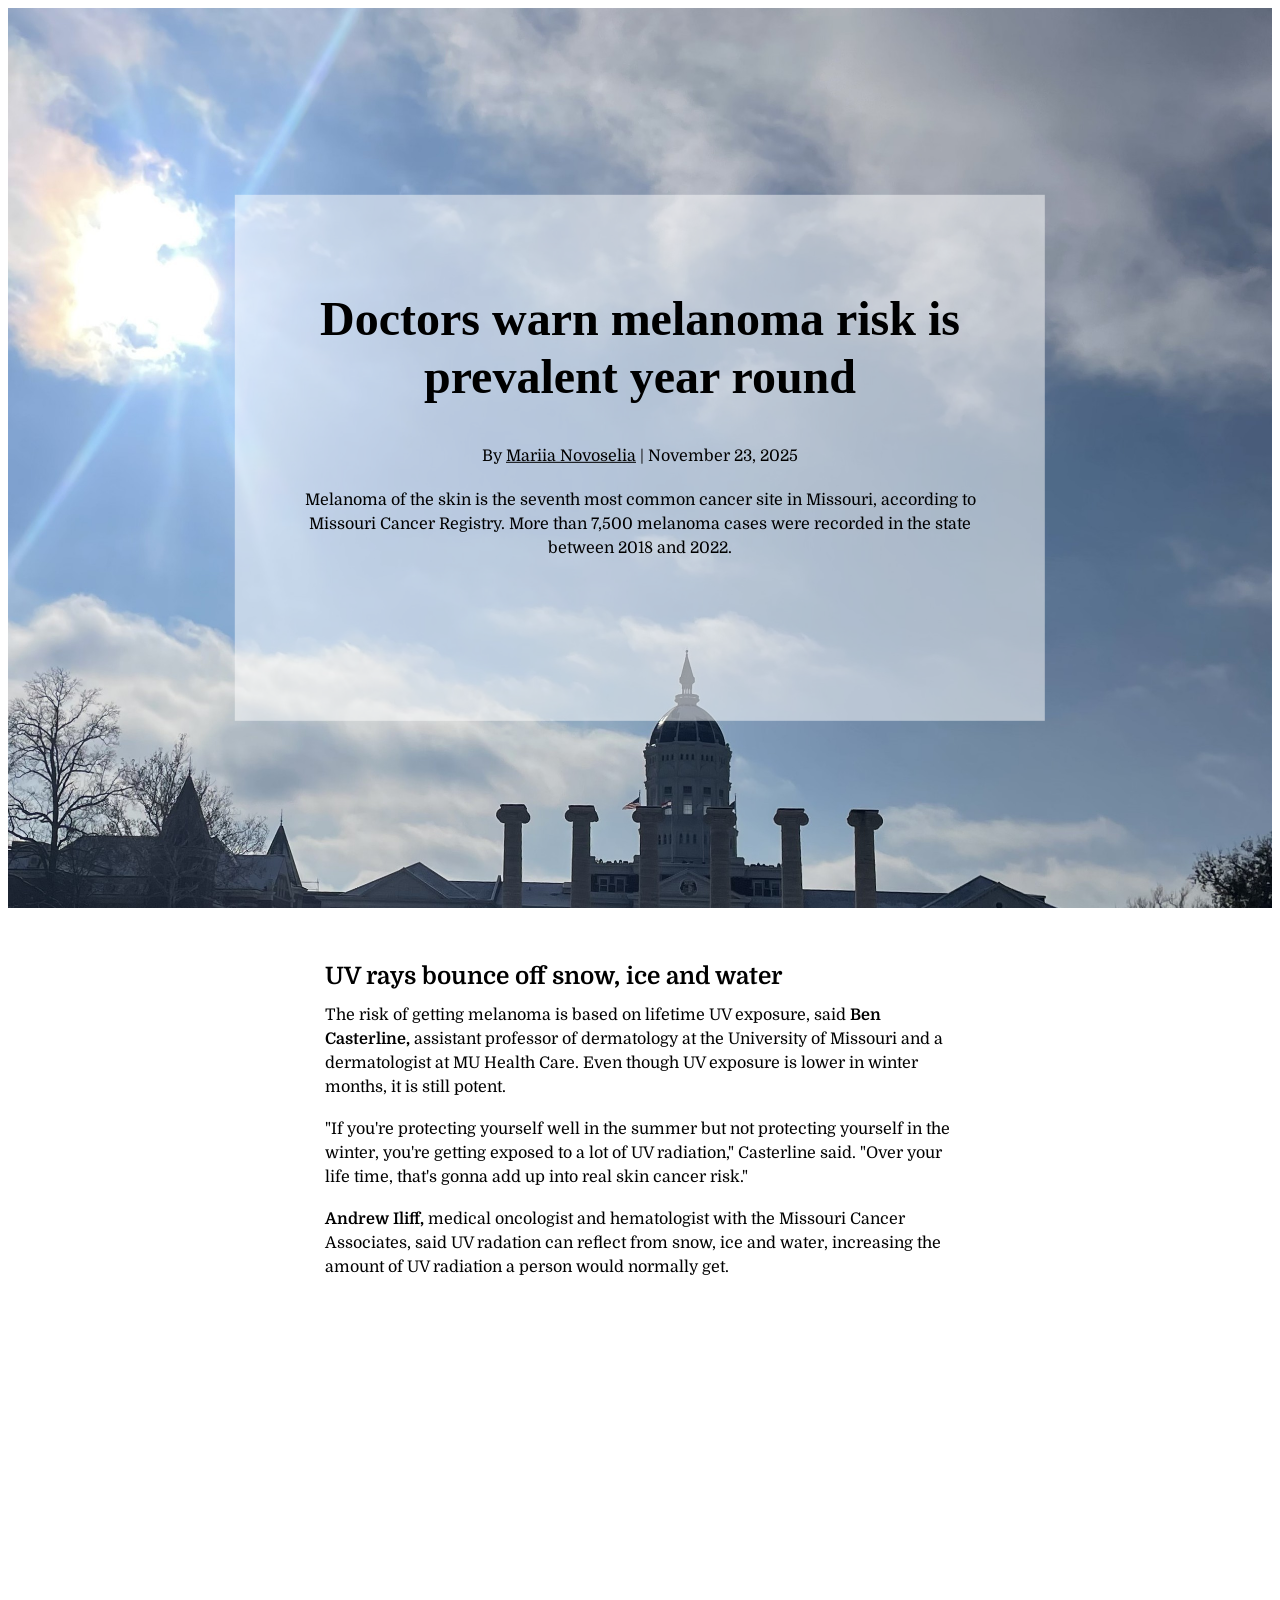
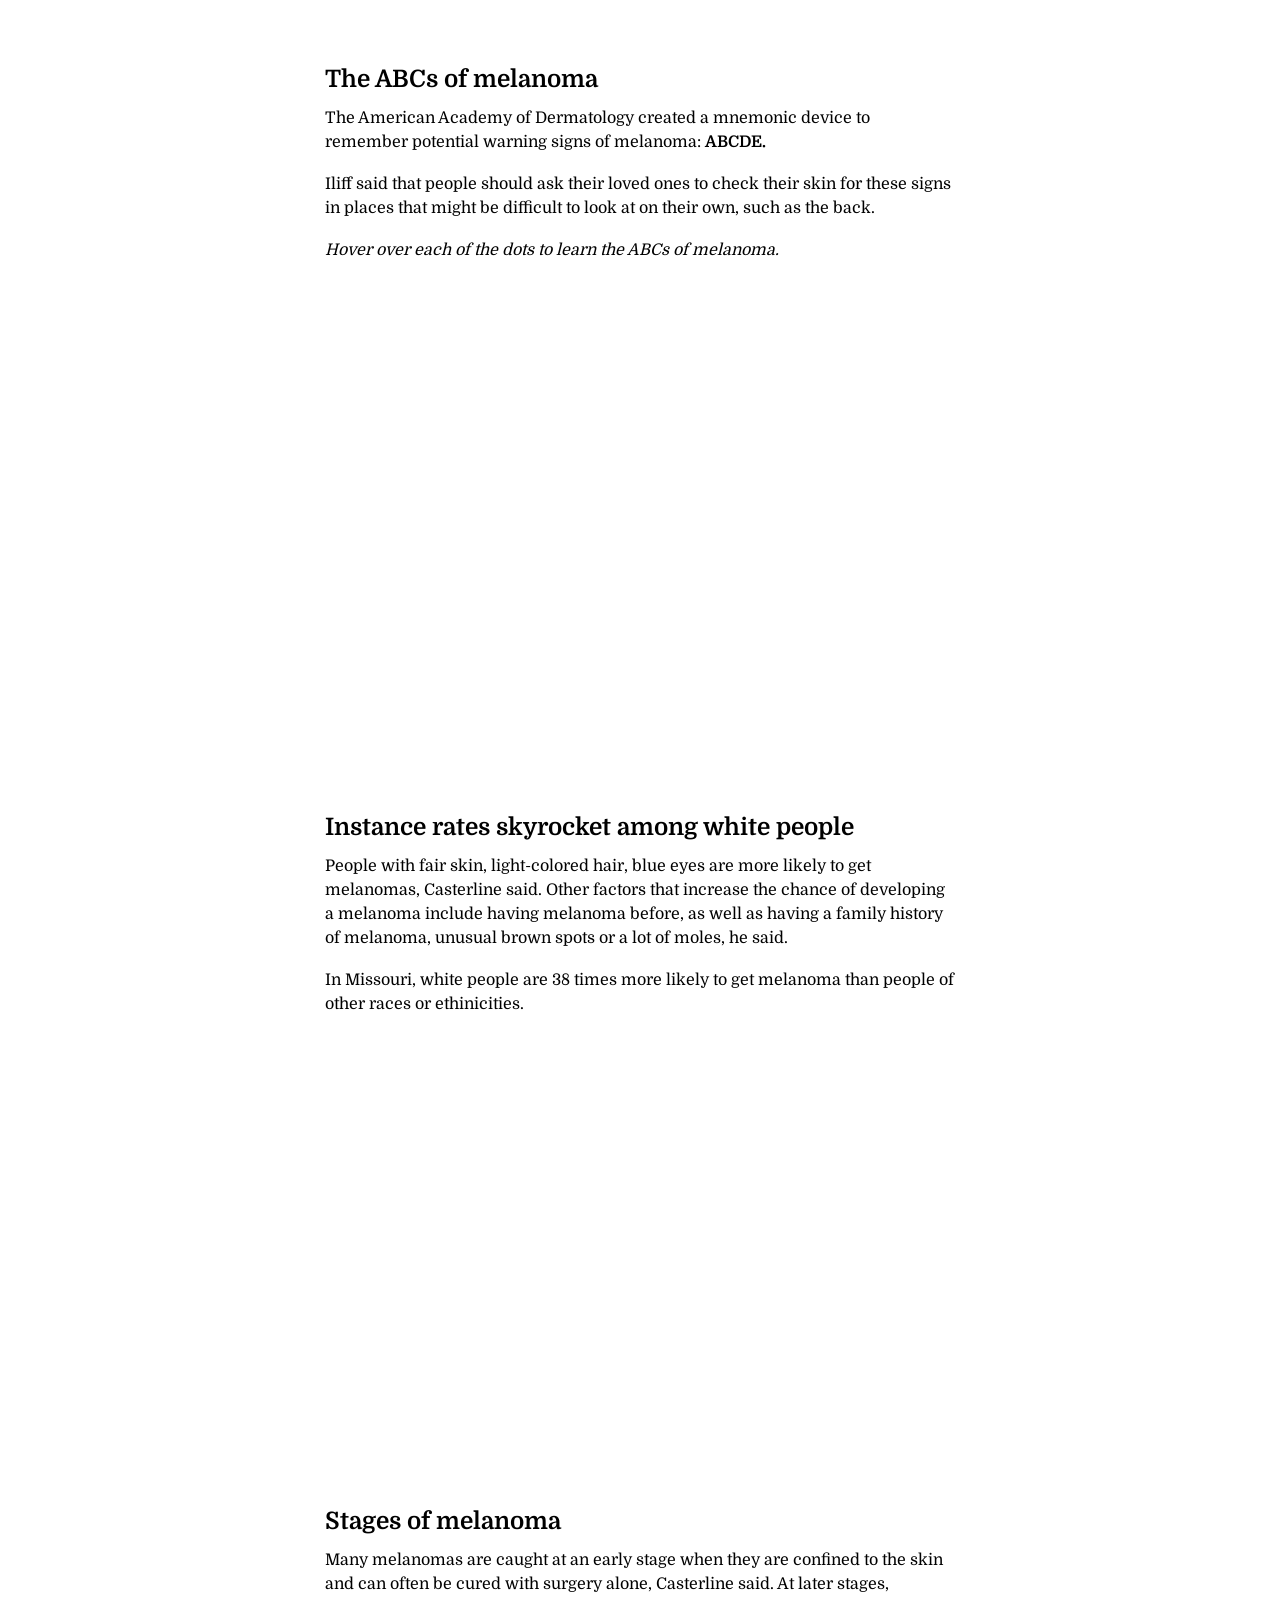
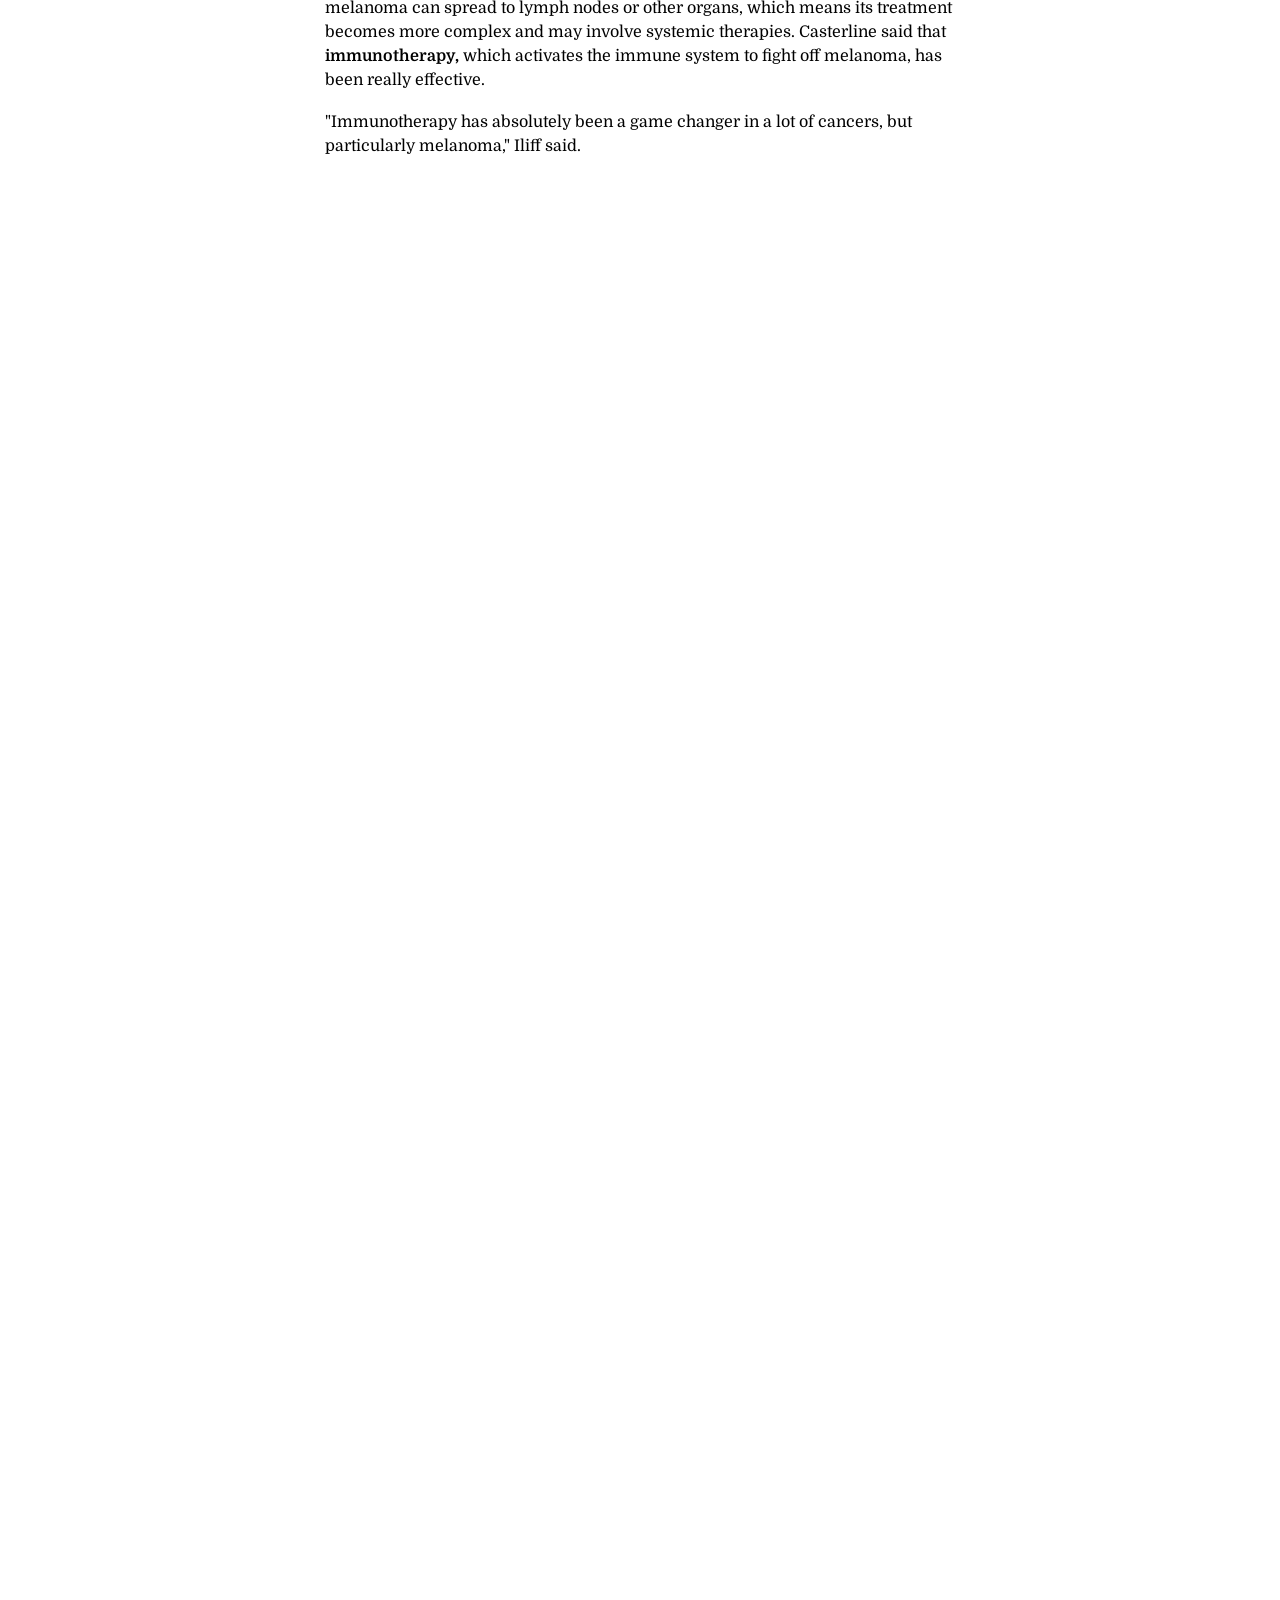
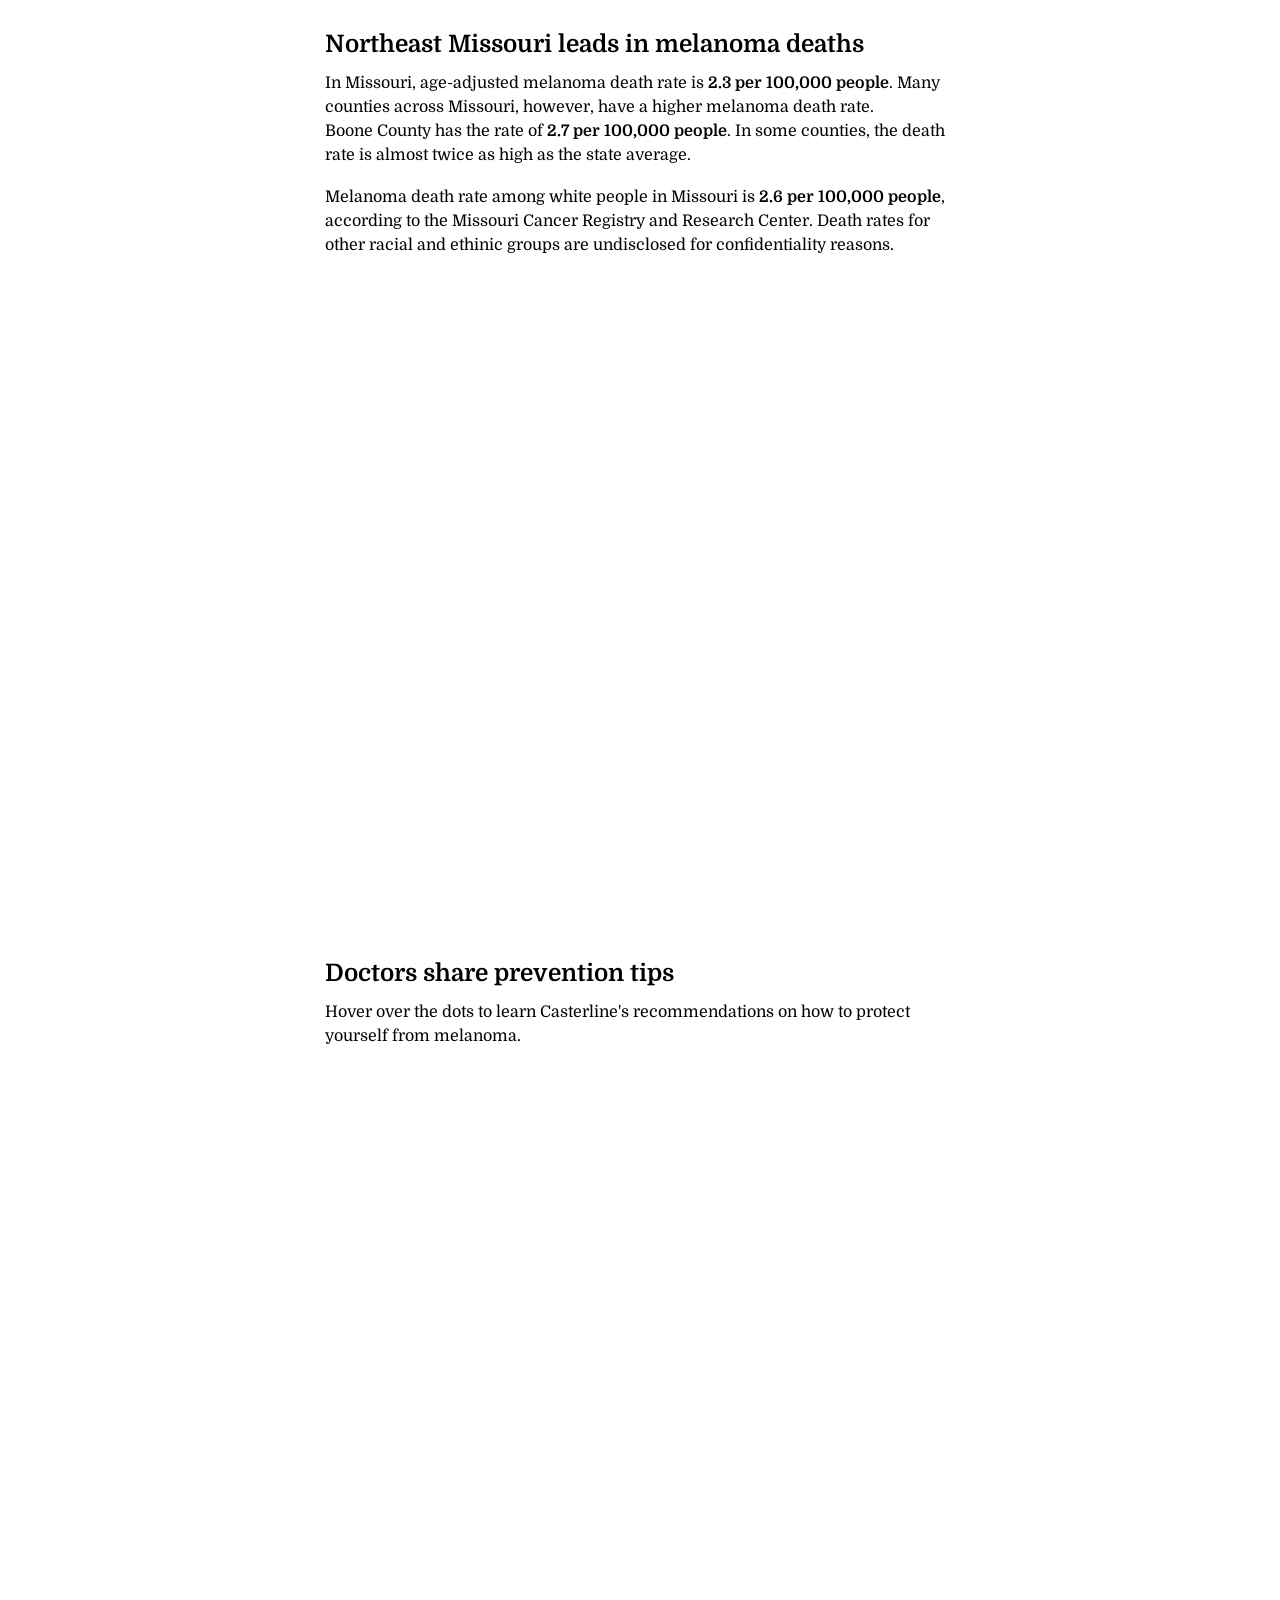
<file: melanoma.html>
<!DOCTYPE html PUBLIC "-//W3C//DTD XHTML 1.0 Strict//EN" "http://www.w3.org/TR/xhtml1/DTD/xhtml1-strict.dtd">
<html xmlns="http://www.w3.org/1999/xhtml">

<head>
		<title>Missourian Infographics</title>
		<meta http-equiv="Content-Type" content="text/html;charset=utf-8" / >
		<meta content="width=device-width, initial-scale=1" name="viewport" />

		<!-- THESE ARE THE CSS FILES I ADDED -->
		<link rel="stylesheet" href="https://fonts.googleapis.com/css?family=Domine:400,700"/>

        <!-- THESE ARE THE JAVASCRIPT FILES I ADDED -->

		<script type="text/javascript" src="https://www.columbiamissourian.com/app/projects/Project_files/js/jquery-1.9.1.js"></script>
		<script type="text/javascript" src="https://www.columbiamissourian.com/app/projects/Project_files/js/jquery-ui-1.10.2.custom.js"></script>
		<script type="text/javascript" src="https://www.columbiamissourian.com/app/projects/Project_files/js/jquery.ui.tooltip.js"></script>
		<script type="text/javascript" src="https://www.columbiamissourian.com/app/projects/Project_files/js/jquery.cycle.all.js"></script>


		<!-- THE CSS STYLES START HERE -->
		<style>
			/*! jQuery UI - v1.10.2 - 2013-03-17
			* http://jqueryui.com
			* Includes: jquery.ui.core.css, jquery.ui.resizable.css, jquery.ui.selectable.css, jquery.ui.accordion.css, jquery.ui.autocomplete.css, jquery.ui.button.css, jquery.ui.datepicker.css, jquery.ui.dialog.css, jquery.ui.menu.css, jquery.ui.progressbar.css, jquery.ui.slider.css, jquery.ui.spinner.css, jquery.ui.tabs.css, jquery.ui.tooltip.css
			* Copyright 2013 jQuery Foundation and other contributors Licensed MIT */

			h1 {
				font-size: 3em;
			    line-height: 1.2em;
			}

			p.body, a {
				color: black;
			    font-size: 16px;
			    line-height: 27px;
			    margin-bottom: 24px;
			}

			.domine, h3 {
				 font-family:  'Domine', serif;
			}

			.base {
				background-attachment: fixed;
				height: 400px;
				background-position: center;
				background-repeat: no-repeat;
				background-size: cover;


			}

			.clear {clear: both;}

						/* INTRO SECTION */

			.coveropener {
				position: relative;
				background-repeat: no-repeat;
  				background-position: center;
				background-size: cover;
  				height: 100vh;

			}

			.centered {
				  margin: 0;
				  position: absolute;
				  top: 50%;
				  left: 50%;
				  -ms-transform: translate(-50%, -50%);
				  transform: translate(-50%, -50%);
				max-width: 684px;
				max-height: 400px;
				width: 90%;
				height: 90%;
			    text-align: center;
			    font-family: inerit;
			    line-height: 1.5em;
			    padding: 5%;

			}

			.move {
			  opacity: 0;
			  transform: translate(0, 10vh);
			  transition: all 3s;
			}

			.move.visible {
			  opacity: 1;
			  transform: translate(0, 0);
			}


			.start.fade-in {
			animation: fadeIn ease 2s;
			-webkit-animation: fadeIn ease 2s;
			-moz-animation: fadeIn ease 2s;
			-o-animation: fadeIn ease 2s;
			-ms-animation: fadeIn ease 2s;
			}
			@keyframes fadeIn {
			0% {opacity:0;}
			100% {opacity:1;}
			}

			@-moz-keyframes fadeIn {
			0% {opacity:0;}
			100% {opacity:1;}
			}

			@-webkit-keyframes fadeIn {
			0% {opacity:0;}
			100% {opacity:1;}
			}

			@-o-keyframes fadeIn {
			0% {opacity:0;}
			100% {opacity:1;}
			}

			@-ms-keyframes fadeIn {
			0% {opacity:0;}
			100% {opacity:1;}
			}

			.start.fade-out {
			animation: fadeOut ease 3s forwards;
			-webkit-animation: fadeOut ease 3s forwards;
			-moz-animation: fadeOut ease 3s forwards;
			-o-animation: fadeOut ease 3s forwards;
			-ms-animation: fadeOut ease 3s forwards;
			}
			@keyframes fadeOut {
			0% {opacity:1;}
			100% {opacity:0;}

			}

			@-moz-keyframes fadeOut {
			0% {opacity:1;}
			100% {opacity:0;}
			}

			@-webkit-keyframes fadeOut {
			0% {opacity:1;}
			100% {opacity:0;}
			}

			@-o-keyframes fadeOut {
			0% {opacity:1;}
			100% {opacity:0;}
			}

			@-ms-keyframes fadeOut {
			0% {opacity:1;}
			100% {opacity:0;}
			}


			/* ALL ABOUT THE GRAPHIC DIV */

			.graphic{
				width: 100%;
			    max-width: 630px;
			    height: auto;
			    margin: 0 auto 0 auto ;
			}
			.graphicmedium{
			    max-width: 960px;
			    width: 100%;
			    height: auto;
			    margin: 0 auto 0 auto ;
			}
			.graphicwide{
			    max-width: 1200px;
			    width: 100%;
			    height: auto;
			    margin: 0 auto 0 auto ;
			}


			.graphic h4, .graphicwide h4, .graphicmedium h4  {
			    padding: 0;
			    margin: 50px 0 4px 0;
			    font-family:  'Domine', serif;
			    font-weight: bold;
			    font-size: 1.5em;
			    line-height: 1.5em;
			    z-index: 2000;
			    }

			.graphic p, p {
			    width: 100%;
			    padding: 5px 0;
			    margin: 0 0 8px 0;
			    font-family:  'Domine', serif;
			    font-size: 1em;
			    line-height: 1.5em;
			    z-index: 2000;

			    }

			.graphic img, .graphicmedium img, .graphicwide img{
			    width: 100%;
			    height: auto;
			    z-index: 1000;
			    }

			.graphic div{
			    /*width: 100%;*/
			    height: auto;
			    z-index: 1000;
			}


			/* 1-2-3 PANEL STYLES */

			.tab-nav a {
			    background: none repeat scroll 0 0 white;
			    border: 1px solid black;
			    color: black;
			    display: inline-block;
			    font-size: 12px;
			    font-weight: bold;
			    margin: 0 4px 0 0;
			    border-radius: 100%;
			    padding: 4px 4px;
			    width: 14px;
			    text-align: center;
			    text-decoration: none;
			    font-family: sans-serif;
			    line-height: 14px;
			}

			#next_panel {
				width: 70px;
				border-radius: 15px;
			}

			.tab-nav a.activeSlide {
			    background: none repeat scroll 0 0 white;
			    color: black;
			}

			.tab-nav {
			    width: auto !important;
			    float: left;
			    margin: 10px 10px 0 0;
			    height: 44px;
			}

			.tab-wrapper {
			    margin: 0 auto -1px auto;
			    height: 20px;
			}

			#panel_graphic {
			    margin: 10px 0 0 0;
			    position: relative;
			    width: 100% !important;
			}



			.panel {
			    position: relative;
			    display: block;
			    left: 0;
			    opacity: 1;
			    padding: 10px;
			    z-index: 4;
			    background-color: white;
					width: 100%;
			}

			.title{
				font-family: 'Open Sans', sans-serif;
				font-size: 1em;
				width: 450px;
				margin-left: 40px;
			}


			/* TABBED PANEL GRAPHIC */

			#slideshow-wrapper {margin: 20px 0 10px 0; color: black;}
			#slideshow-nav  {height: auto;float: left;z-index: 1000;}
			#slideshow-nav li {
			    border: 1px solid #999999;
			    border-bottom: 1px solid white;
			    border-radius: 10px 10px 0 0;
			    padding: 10px 10px 5px 10px;
			    display: block;
			    float: left;
			    zoom: 1;
			    filter: alpha(opacity=50);
			    opacity: 0.5;
			    margin: 0 0 0 5px;
			    width: 15%;
			    font-family: arial, sans-serif;
			    font-size: 12px;
			    line-height: 14px;
			    text-align: center;
			    height: auto;
			    vertical-align: top;
			    background-color: none;
					color: black;
			}

			#slideshow-nav li img {width: 100%;}
			.nav-container {z-index: 2000;}
			#slideshow-nav li.first {margin-left: 6px;}
			#slideshow-nav li:hover {zoom: 1;filter: alpha(opacity=100);opacity: 1; background-color: white;}
			#slideshow-nav li.activeSlide  {filter:alpha(opacity=100);opacity:1; background-color: white;font-weight: bold;border-bottom:2px solid white;z-index: 1000;}
			#slidescontainer {position: relative;overflow: hidden;}
			#slideshow {position: relative;width: 100% !important;}
			.slide {width: 100% !important; position: absolute;text-align: left;padding: 10px 20px 0 20px; display: none;background-color: white;z-index: 1;}

			.horiz-line1 {margin-top: -1px;border-top: 1px solid #999999;z-index:100;}
			#prev-btn, #next-btn {display: inline;float: left;margin-top: 10px;padding: 0px 0px 0 10px;width: 31px;text-align: left;vertical-align: middle;z-index: 20;}
			#next-btn {text-align: right;}
			#arrowfull {zoom: 1;filter: alpha(opacity=100);opacity: 1;}
			#arrowfaint {zoom: 1;filter: alpha(opacity=20);opacity: 0.4;}

			/* TABBED PANEL WITH IMAGES */

			#slideshow-wrapper2 {margin: 20px 0 10px 0; color: black;}
			#slideshow-nav2  {height: auto;float: left;z-index: 1000;}
			#slideshow-nav2 li {
			    border: 1px solid #999999;
			    border-bottom: 1px solid white;
			    border-radius: 10px 10px 0 0;
			    padding: 10px 10px 5px 10px;
			    display: block;
			    float: left;
			    zoom: 1;
			    filter: alpha(opacity=50);
			    opacity: 0.5;
			    margin: 0 0 0 5px;
			    width: 15%;
			    font-family: arial, sans-serif;
			    font-size: 12px;
			    line-height: 14px;
			    text-align: center;
			    height: auto;
			    vertical-align: top;
			    background-color: white;
			    color: black;
			}

			#slideshow-nav2 li img {width: 100%; color: white; padding-top: 10px;}
			.nav-container2 {z-index: 2000;}
			#slideshow-nav2 li.first {margin-left: 6px;}
			#slideshow-nav2 li:hover {zoom: 1;filter: alpha(opacity=100);opacity: 1; background-color: white;}
			#slideshow-nav2 li.activeSlide  {filter:alpha(opacity=100);opacity:1; background-color: white;font-weight: bold;border-bottom:2px solid white ;z-index: 1000;}
			#slidescontainer2 {position: relative; overflow: hidden;}
			#slidewithimages { position: relative; width: 100% !important;}
			.slidewithimage {position: absolute;text-align: left;padding: 0 20px; display: none;background-color: white;z-index: 1;}

			.horiz-line1 {margin-top: -1px;border-top: 1px solid #999999;z-index:100;}
			#prev-btn, #next-btn {display: inline;float: left;margin-top: 10px;padding: 0px 0px 0 10px;width: 31px;text-align: left;vertical-align: middle;z-index: 20;}
			#next-btn {text-align: right;}
			#arrowfull {zoom: 1;filter: alpha(opacity=100);opacity: 1;}
			#arrowfaint {zoom: 1;filter: alpha(opacity=20);opacity: 0.4;}

			/* NUMBERED DOTS */

				.dots{
				    position: relative;
				}

				.dot {
				    background-color: #DF7527;
				    color: white;
				    text-align: center;
				    vertical-align: middle;
				    padding: 0;
				    line-height: 20px;
				    font-family: sans-serif;
				    font-size: 14px;
				    width: 20px !important;
				    height: 20px !important;
				    border-radius: 20px;
				    border: 1px solid #ffffff;
				    box-shadow: 1px 1px 1px #000000;
				    cursor: pointer;
				    z-index: 999;
				}

				.dots #parent {
				  position: absolute;
				  width: auto;
				}

				#parent a {
					text-decoration: none;
				}

				#popup {
					position: absolute;
					background-origin: bottom left;
					left: -75px;
					bottom: 45px;

				  border: solid 1px #666666;
				  background-color: white;
				  box-shadow: 1px 2px 4px rgba(0, 0, 0, .5);
				  padding: 10px;
				  font-family: 'Open Sans', sans-serif;
				  font-size: 0.9em;
				  line-height: 1.2em;
				  width: 160px;
				  color: black;
				}

				#parent #popup::after {
				  content: "";
				  position: absolute;
				  top: 100%;
				  left: 45%;
				  margin-left: -5px;
				  border-width: 10px;
				  border-style: solid;
				  border-color: black transparent transparent transparent;
				}


				#popup div {
					width: 100%;
					margin: auto;
				}

				#parent #popup {
				  display: none;
				  min-width: 250px;
				}

				#parent:hover #popup {
				  display: block;
				}

				#parent:hover {
				  z-index: 5000;
				}

				/* RESPONSIVE STYLE BREAKPOINT REFERENCE
					big desktops: 1400px;
					most laptops: 1100px;
					iPad portrait: 768px;
					phones: 480px;
					smaller phones: 300px;*/

				@media screen and (max-width: 1400px){
					/*use these classes to switch out three levels of images with hard-to-read text*/
					.hide-desktop {display:block;}
					.hide-desktop {display:none;}
					.hide-tablet {display:none;}
				}

				@media screen and  (max-width: 1100px){
				}

				@media screen and  (max-width: 768px){
					.hide-desktop {display:none;}
					.hide-tablet {display:block;}
				}

				@media screen and  (max-width: 480px){
					.hide-desktop {display:none;}
					.hide-tablet {display:none;}
					.hide-mobile {display:block;}

					/*making fonts a bit smaller*/
					.graphic h4 {font-size:1.5em;}
					.graphic p {font-size:0.9em; line-height: 1.4em;}
					.graphic {width: 100%; max-width: 1200px;}
					.centered {max-height: none;}
				}

				@media screen and  (max-width: 300px){
					.graphic h4 {font-size:1.5em;}
					.graphic p {font-size:0.9em; line-height: 1.4em;}
					.graphic {width: 100%; max-width: 1200px;}
					.centered {max-height: none;}
				}
		</style>

</head>



<!-- ////////////////////////////////////////////////////////////////////////////////////////// -->
<!-- THE PAGE YOU SEE STARTS HERE!!!!!!!!!  -->
		<!-- OPTIONS-YOU DON'T HAVE TO DO THESE:
				1. If you want a fixed background image behind the whole graphic, add URL between parenthesis below.
				2. If you would prefer a white template, change the background color to white, and the color to black (that's the color of the text) / -->

<body id="site" class="base" style="background-image: url(); background-color: white; color: black;">


<!-- INTRO SECTION//////////////////////// -->
		<!-- OPTIONS:
				1. Add the link to your opening image between the parenthesis below. Do not do this AND a fixed background image behind the whole graphic. -->

				<div class="coveropener start fade-in" style="background-image: url(images/sky_edited.jpeg);">

		<!-- MANDATORY CHANGES:
				1. Fill in the headline (H1)
				2. Put your name in the XXXXsw
				3. Change the date
				4. Play with the opacity of the rectangle box by changing the decimal. 0 is completely transparent, 1 is completely black. You can also change the color by messing with the RGB values (0,0,0) -->
					<div class="centered" style="background-color: rgb(255, 255, 255, 0.5);">
						<h1>Doctors warn melanoma risk is prevalent year round</h1>
						<p>By <a href="https://www.columbiamissourian.com/users/profile/guest5cb20e496c6839e1d5389e5f/" target="_blank">Mariia Novoselia</a> | November 23, 2025</p>
						<p>Melanoma of the skin is the seventh most common cancer site in Missouri, according to Missouri
Cancer Registry. More than 7,500 melanoma cases were recorded in the state between 2018 and 2022.</p>
					</div>
				</div>

<!-- END OF INTRO SECTION ////////////////////// -->





<!-- BEGIN SINGLE LAYER - SIMPLE IMAGE -->
			

			<div class="graphic">
					<h4>UV rays bounce off snow, ice and water</h4>
					<p>The risk of getting melanoma is based on lifetime UV exposure, said <strong>Ben Casterline,</strong> 
						assistant professor of dermatology at the University of Missouri and a dermatologist 
						at MU Health Care. Even though UV exposure is lower in winter months, it is still potent.</p>
					<p>"If you're protecting yourself well in the summer but not protecting yourself in the winter, 
						you're getting exposed to a lot of UV radiation," Casterline said. "Over your life time, 
						that's gonna add up into real skin cancer risk."</p>
					<p><strong>Andrew Iliff,</strong> medical oncologist and hematologist with the Missouri Cancer Associates, said 
						UV radation can reflect from snow, ice and water, increasing the amount of UV radiation a person 
						would normally get.</p>
			</div>

			<div class="graphic move">

					<!-- Change image name below -->
					<img src="images/winter_sun.gif" alt="A gif showing sun rays hitting snow, ice and water and 
					reflecting onto a person, illustrating the importance of sun protection in wintertime.">


			</div>


<!-- END SINGLE LAYER - SIMPLE IMAGE -->

<!-- BEGIN SINGLE LAYER - SIMPLE IMAGE WITH TEXT BETWEEN IMAGES /-->

<div class="graphic">
	<h4>The ABCs of melanoma</h4>
	<p>The American Academy of Dermatology created a mnemonic device to remember potential warning signs of melanoma: <strong>ABCDE.</strong></p>
	<p>Iliff said that people should ask their loved ones to check their skin for these signs in places that might be difficult 
		to look at on their own, such as the back.</p>
	<p><em>Hover over each of the dots to learn the ABCs of melanoma.</em></p>
</div>

<div class="graphicmedium move">

					<div class="dots">

							<div id="parent" style="left: 45%; top: 20%;">
								<div class="dot" style="background-color: #000000;" title="" >A</div>
								<div id="popup" style="text-align: center;">
									<div style="padding-top: 2%">
									<img src="images/assymetry.jpg" alt="An illustration of a mole that is not symmetrical, which could be a sign of melanoma.">
									</div>
									<strong>Assymetry:</strong> If one half of a mole is unlike the other half.
								</div>
							</div>

							<div id="parent" style="left: 51%; top: 32%;">
								<div class="dot" style="background-color: #000000;" title="" >B</div>
								<div id="popup" style="text-align: center;">
									<div style="padding-top: 2%">
									<img src="images/border.jpg" alt="An illustration of a mole that has an irregular border, which could be a sign of melanoma.">
									</div>
									<strong>Border:</strong> If a mole has an irregular, scalloped, or poorly defined border.
								</div>
							</div>

							<div id="parent" style="left: 39%; top: 51%;">
								<div class="dot" style="background-color: #000000;" title="" >C</div>
								<div id="popup" style="text-align: center;">
									<div style="padding-top: 2%">
									<img src="images/color.jpg" alt="An illustration of a mole that has varying colors within itself, which could be a sign of melanoma.">
									</div>
									<strong>Color:</strong> If a mole has varying colors within itself, including shades of tan, brown, black, 
									white, red, or blue.
								</div>
							</div>

							<div id="parent" style="left: 57%; top: 44%;">
								<div class="dot" style="background-color: #000000;" title="" >D</div>
								<div id="popup" style="text-align: center;">
									<div style="padding-top: 2%">
									<img src="images/diameter.jpg" alt="An illustration of a mole that's greater than 6 millimeters, or about the size of a pencil eraser, which could be a sign of melanoma.">
									</div>
									<strong>Diameter:</strong> If a mole greater than 6 millimeters, or about the size of a pencil eraser.
								</div>
							</div>

							<div id="parent" style="left: 45%; top: 80%;">
								<div class="dot" style="background-color: #000000;" title="" >E</div>
								<div id="popup" style="text-align: center;">
									<div style="padding-top: 2%">
									<img src="images/evolve.jpg" alt="An illustration of a mole that's changing in size, shape or color, which could be a sign of melanoma.">
									</div>
									<strong>Evolving:</strong> If a mole is changing in size, shape or color.
								</div>
							</div>

							<div id="parent" style="left: 57%; top: 87%;">
								<div class="dot" style="background-color: #000000;" title="" >U</div>
								<div id="popup" style="text-align: center;">
									<div style="padding-top: 2%">
									<img src="images/ugly.jpg" alt="An illustration of a mole that does not match the pattern of a person's other moles, which could be a sign of melanoma.">
									</div>
									<strong>Ugly duckling:</strong> when a mole does not match the pattern of a person's other moles, according to Casterline.
								</div>
							</div>

							<div><img src="images/stickman.jpg" alt="An illustration of a man with six warning signs of melanoma, 
								which are assymetry (if one half of a mole is unlike the other half), border (if a mole has has an 
								irregular, scalloped, or poorly defined border), color (if a mole has varying colors within itself, 
								including shades of tan, brown, black, white, red, or blue), diameter (if a mole greater than 6 
								millimeters, or about the size of a pencil eraser), evolving (if a mole is changing in size, shape 
								or color). Dr. Casterline added that if a mole does not match the pattern of a person's other moles, 
								it might be a sign of melanoma, which is known as the ugly duckling sign." /></div> 
								<!--  Important: background needs to be inside of div.-->
						</div>

			</div>




<!-- END SINGLE LAYER - SIMPLE IMAGE WITH TEXT BETWEEN IMAGES -->

<!-- BEGIN SINGLE LAYER - SIMPLE FULL-WIDTH IMAGE -->

			<div class="graphic">
					<h4>Instance rates skyrocket among white people</h4>
					<p>People with fair skin, light-colored hair, blue eyes are more likely to get melanomas, Casterline said.
						Other factors that increase the chance of developing a melanoma include having melanoma before, as well as having a family 
						history of melanoma, unusual brown spots or a lot of moles, he said.</p>
					<p>In Missouri, white people are 38 times more likely to get melanoma than people of other races or ethinicities.</p>
			</div>

			<div class="graphic move">
						<div>
								<!-- Sub out the embded code below for your embed code -->
									<iframe title="Melanoma instance rates" aria-label="Column Chart" id="datawrapper-chart-47BGW" src="https://datawrapper.dwcdn.net/47BGW/2/" scrolling="no" frameborder="0" style="width: 0; min-width: 100% !important; border: none;" height="420" data-external="1"></iframe><script type="text/javascript">window.addEventListener("message",function(a){if(void 0!==a.data["datawrapper-height"]){var e=document.querySelectorAll("iframe");for(var t in a.data["datawrapper-height"])for(var r,i=0;r=e[i];i++)if(r.contentWindow===a.source){var d=a.data["datawrapper-height"][t]+"px";r.style.height=d}}});</script><!-- Sub out the embed code above for your embed code -->

						</div>
				</div>


<!-- END SINGLE LAYER - SIMPLE FULL-WIDTH IMAGE -->

<!-- BEGIN PLANE SINGLE LAYER - - 1-2-3 SEQUENCE -->

			<div class="graphic">
					<h4>Stages of melanoma</h4>
					<p>Many melanomas are caught at an early stage when they are confined to the skin and can often be cured with surgery alone, 
						Casterline said. At later stages, melanoma can spread to lymph nodes or other organs, which means its treatment becomes 
						more complex and may involve systemic therapies. Casterline said that <strong>immunotherapy,</strong> which activates the immune system to 
						fight off melanoma, has been really effective.</p>
					<p>"Immunotherapy has absolutely been a game changer in a lot of cancers, but particularly melanoma," Iliff said.</p>
			</div>

			<div class="graphic move">

					<!-- Change image name below, or replace the entire line with embed code. -->
					<div class="tab-wrapper">
			    <div id="panel_tabs" class="tab-nav"></div>
			    <div class="tab-nav">
			       <a id="next_panel" href="#">Next&nbsp;&raquo;</a>
			    </div>
			    <div class="clear"></div>
			</div>

			<div class="panel-line"></div>

			<!-- PUT YOUR INFORMATION IN THIS SECTION. COPY THE WHOLE PANEL DIV IF YOU NEED TO ADD ANOTHER PANEL AND PASTE IT BELOW THE LAST PANEL IN THIS GROUP -->
			<div id="panel_graphic">
					<div class="panel">
						<img src="images/stage1.jpg" alt="An illustration of stage 0 melanoma where a melanoma is confined to the epidermal
						region of skin."/>
						<p class="body">At stage 0, a melanoma is confined to the epidermal
						region of skin.</p>
					</div>

					<div class="panel">
						<img src="images/stage2.jpg" alt="An illustration of stage 1 melanoma where a melanoma is still very thin and localized."/>
						<p class="body">At stage 1, a melanoma is still very thin and localized.</p>
					</div>

					<div class="panel">
						<img src="images/stage3.jpg" alt="An illustration of stage 2 melanoma where a melanoma is still localized but
						is now thicker than it was at stage 1."/>
						<p class="body">At stage 2, a melanoma is still localized but is now thicker than it was at stage 1.</p>
					</div>

					<div class="panel">
						<img src="images/stage4.jpg" alt="An illustration of stage 2 melanoma where a melanoma has
						spread to lymph nodes."/>
						<p class="body">At stage 3, a melanoma has spread to lymph nodes.</p>
					</div>

					<div class="panel">
						<img src="images/stage5.jpg" alt="An illustration of stage 2 melanoma where a melanoma has
						spread to other organs."/>
						<p class="body">At stage 4, a melanoma has spread to other organs.</p>
					</div>

			</div>
			</div>
			<script>

			                if ($('.graphic').find('#panel_graphic').length > 0){
                            $('.graphic').find('#panel_graphic').cycle({
                                fx:     'fade',
                                speed:  250,
                                timeout:0,
                                nowrap: true,
                                next:   '#next_panel',
                                pager:  '#panel_tabs'
                            });
                            $('#next_panel').click(function() {
                                var num_panels = $(this).parent().siblings('#panel_tabs').find('a').length,
                                    curr_idx = $(this).parent().siblings('#panel_tabs').find('.activeSlide').index();

                                if (num_panels-1 == curr_idx) {
                                    if ($(this).hasClass('last')) {
                                        $(this).parent().siblings('#panel_tabs').find('a').first().click();
                                        $(this).removeClass('last').html('Next&nbsp;&raquo;');
                                    } else {
                                        $(this).addClass('last').html('Start over');
                                    }
                                } else {
                                    $(this).removeClass('last').html('Next&nbsp;&raquo;');
                                }
                            });

                            $('#panel_tabs').children('a').click(function() {
                                if ($(this).index() == $(this).parent().children('a').length-1) {
                                    $('#next_panel').addClass('last').html('Start over');
                                } else {
                                    $('#next_panel').removeClass('last').html('Next&nbsp;&raquo;');
                                }
                            });
                        	}
            </script>


<!-- END SINGLE LAYER - 1-2-3 SEQUENCE -->

<!-- BEGIN SINGLE LAYER - SIMPLE FULL-WIDTH IMAGE -->

			<div class="graphic">
					<h4>Northeast Missouri leads in melanoma deaths</h4>
					<p>In Missouri, age-adjusted melanoma death rate is <strong>2.3 per 100,000 people</strong>. Many counties 
						across Missouri, however, have a higher melanoma death rate.<br> Boone County has the rate of 
						<strong>2.7 per 100,000 people</strong>. In some counties, the death rate is almost twice 
						as high as the state average.</p>
					<p>Melanoma death rate among white people in Missouri is <strong>2.6 per 100,000 people</strong>, according to the Missouri
						Cancer Registry and Research Center. Death rates for other racial and ethinic groups are undisclosed for confidentiality reasons.</p>
			</div>

			<div class="graphic move">
						<div>
								<!-- Sub out the embded code below for your embed code -->
									<iframe title="Northeast Missouri leads in melanoma deaths" aria-label="Choropleth map" id="datawrapper-chart-v5T7y" src="https://datawrapper.dwcdn.net/v5T7y/3/" scrolling="no" frameborder="0" style="width: 0; min-width: 100% !important; border: none;" height="631" data-external="1"></iframe><script type="text/javascript">window.addEventListener("message",function(a){if(void 0!==a.data["datawrapper-height"]){var e=document.querySelectorAll("iframe");for(var t in a.data["datawrapper-height"])for(var r,i=0;r=e[i];i++)if(r.contentWindow===a.source){var d=a.data["datawrapper-height"][t]+"px";r.style.height=d}}});</script>
						</div>
				</div>


<!-- END SINGLE LAYER - SIMPLE FULL-WIDTH IMAGE -->

<!-- BEGIN SINGLE LAYER - SIMPLE FULL-WIDTH IMAGE -->

			<div class="graphic">
					<h4>Doctors share prevention tips</h4>
					<p>Hover over the dots to learn Casterline's recommendations on how to protect yourself from melanoma.</p>
			</div>

			<div class="graphicmedium move">

					<div class="dots">

							<div id="parent" style="left: 19%; top: 5%;">
								<div class="dot" style="background-color: #000000;" title="" >1</div>
								<div id="popup" style="text-align: center;">
									Avoid the sun when the UV intensity is highest: <strong>from 10 a.m. to 4 p.m.</strong>
								</div>
							</div>

							<div id="parent" style="left: 43%; top: 8%;">
								<div class="dot" style="background-color: #000000;" title="" >2</div>
								<div id="popup" style="text-align: center;">
									Carry out <strong>monthly self-checks</strong> and look for the ABCs of melanoma.
								</div>
							</div>

							<div id="parent" style="left: 71%; top: 4.5%;">
								<div class="dot" style="background-color: #000000;" title="" >3</div>
								<div id="popup" style="text-align: center;">
									Wear <strong>wide-brimmed hats</strong> and long-sleeved clothing made with UV protective fabric.
								</div>
							</div>

							<div id="parent" style="left: 25%; top: 70%;">
								<div class="dot" style="background-color: #000000;" title="" >4</div>
								<div id="popup" style="text-align: center;">
									Use <strong>SPF 30+ sunscreen</strong> and reapply it every 2-3 hours on any sun exposed skin.
								</div>
							</div>

							<div id="parent" style="left: 51%; top: 75%;">
								<div class="dot" style="background-color: #000000;" title="" >5</div>
								<div id="popup" style="text-align: center;">
									Avoid <strong>tanning beds.</strong>
								</div>
							</div>

							<div id="parent" style="left: 75%; top: 70%;">
								<div class="dot" style="background-color: #000000;" title="" >6</div>
								<div id="popup" style="text-align: center;">
									Seek <strong>shade</strong> when outside.
								</div>
							</div>

							<div><img src="images/tips.jpg" alt="An illustration of a clock, a calendar, a wide-brimmed hat, a bottle of sunscreen, 
								a tanning bed and an umbrella to symbolize tips for melanoma prevention." /></div> 
								<!--  Important: background needs to be inside of div.-->
						</div>

			</div>
						
					

<!-- END SINGLE LAYER - SIMPLE FULL-WIDTH IMAGE -->


<br>
<br>
<br>
<br>




<!-- BEGIN SOURCES/PHOTO CREDITS -->

<!-- <div class="graphic" style="color: #666666;"><p>Sources: Here and here and here for this. Add photo credit here if you have one</p></div> -->

<!-- END SOURCES/PHOTO CREDITS -->



<!-- ////////////////////////////////////////////////////////////////////////////////////////// -->
<!-- END OF GRAPHIC TEMPLATE ELEMENTS  -->
<!-- DO NOT MODIFY OR DELETE ANYTHING BELOW HERE. -->

				<script>
					$(document).on("scroll", function() {
					  var pageTop = $(document).scrollTop();
					  var pageBottom = pageTop + $(window).height();
					  var moves = $(".move");
					  var start = $(".start");

					  for (var i = 0; i < moves.length; i++) {
					    var move = moves[i];

						if ($(move).position().top < pageBottom) {
						      $(move).addClass("visible");
						    } else {
						      $(move).removeClass("visible");
						    }
						}
						if ($(start).position().top = pageTop)  {
						      $(start).addClass("fade-out");
						      $(start).removeClass("fade-in");
						    } else {
						      $(start).addClass("fade-in");
						      $(start).removeClass("fade-out");
						    }
					});
				</script>


	</body>
</html>
</file>
